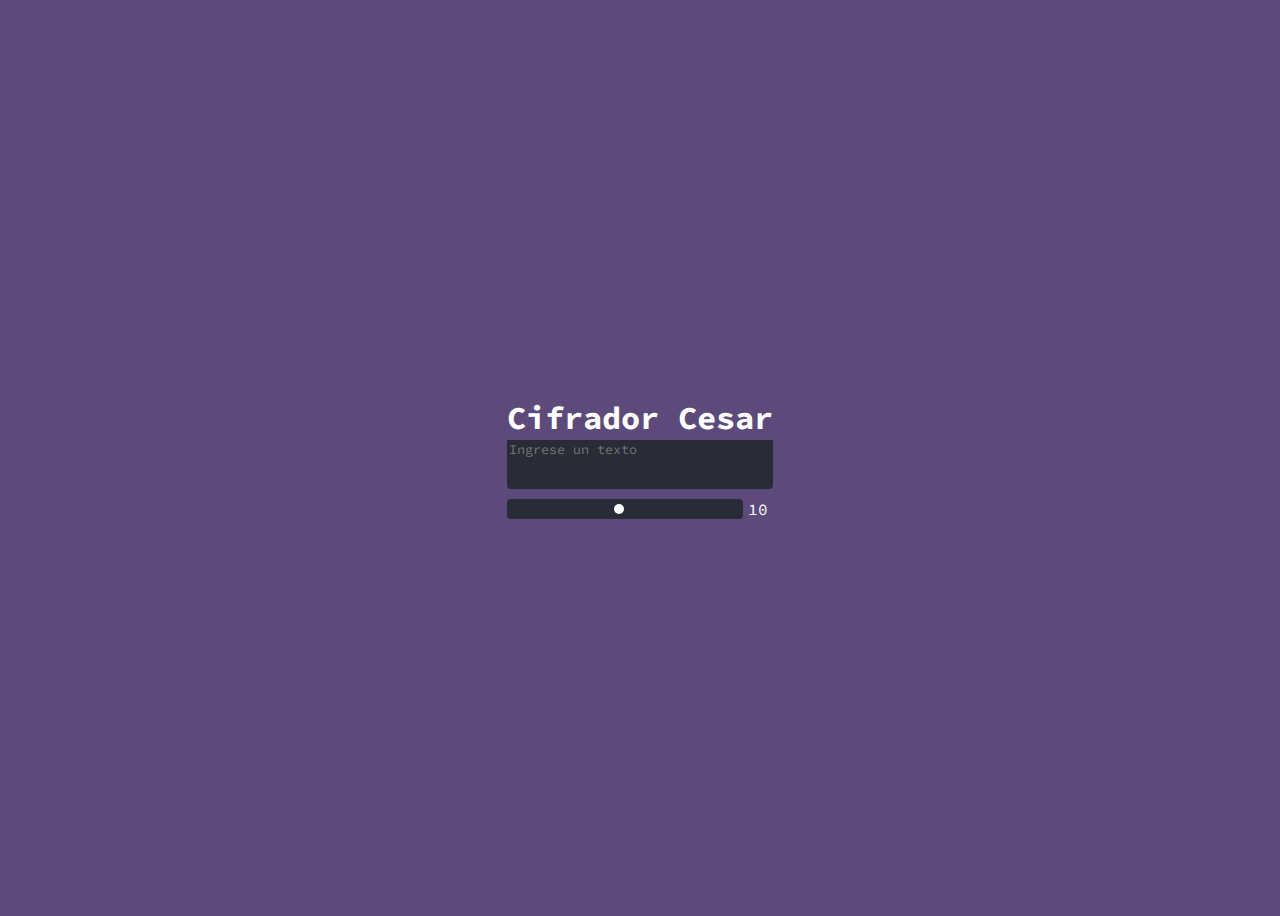
<file: caesar-cipher/index.html>
<!DOCTYPE html>
<html lang="en">
<head>
    <meta charset="UTF-8">
    <meta name="viewport" content="width=device-width, initial-scale=1.0">
    <title>Cifrador Cesar</title>
    <link rel="stylesheet" href="styles.css">
    <script src="script.js" type="text/javascript" defer></script>
</head>
<body>
    <main>
        <h1>Cifrador Cesar</h1>
        <form id="cifrador" autocomplete="off">
            <input id="input-original" spellcheck="false" placeholder="Ingrese un texto" type="text" name="text">
        </form>
        <div id="resultado"></div>
        <div class="rango">
            <input id="rango" type="range" value="10" min="1" max="20" oninput="this.nextElementSibling.value = this.value">
            <output>10</output>
        </div>
    </main>
</body>
</html>
</file>
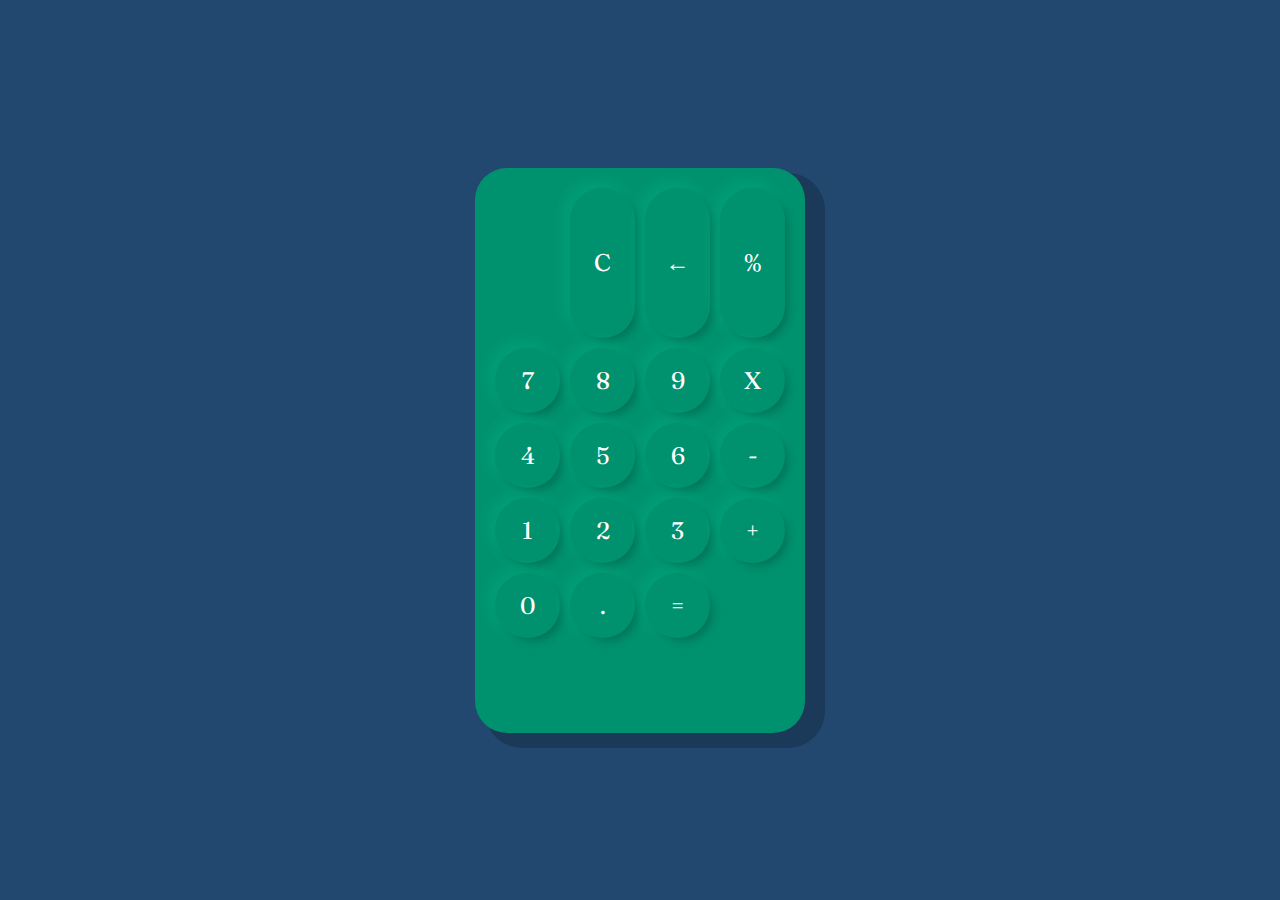
<file: calculator/index.html>
<!DOCTYPE html>
<html lang="en">
<head>
    <meta charset="UTF-8">
    <meta name="viewport" content="width=device-width, initial-scale=1.0">
    <link href="https://fonts.googleapis.com/css2?family=Fraunces&family=Source+Code+Pro:wght@500&display=swap" rel="stylesheet">
    <title>Calculator</title>
    <link rel="stylesheet" href="styles.css">
</head>
<body>
    <div class="container">
        <div class="calculadora">
            <div class="display">
                <div id="valor-anterior"></div>
                <div id="valor-actual"></div>
            </div>
            <button class="col-2">C</button>
            <button>&larr;</button>
            <button class="numero">%</button>
            <button class="numero">7</button>
            <button class="numero">8</button>
            <button class="numero">9</button>
            <button class="operador">X</button>
            <button class="numero">4</button>
            <button class="numero">5</button>
            <button class="numero">6</button>
            <button class="operador">-</button>
            <button class="numero">1</button>
            <button class="numero">2</button>
            <button class="numero">3</button>
            <button class="operador">+</button>
            <button class="col-2 numero">0</button>
            <button class="numero">.</button>
            <button class="operador">=</button>
        </div>
    </div>
</body>
</html>
</file>
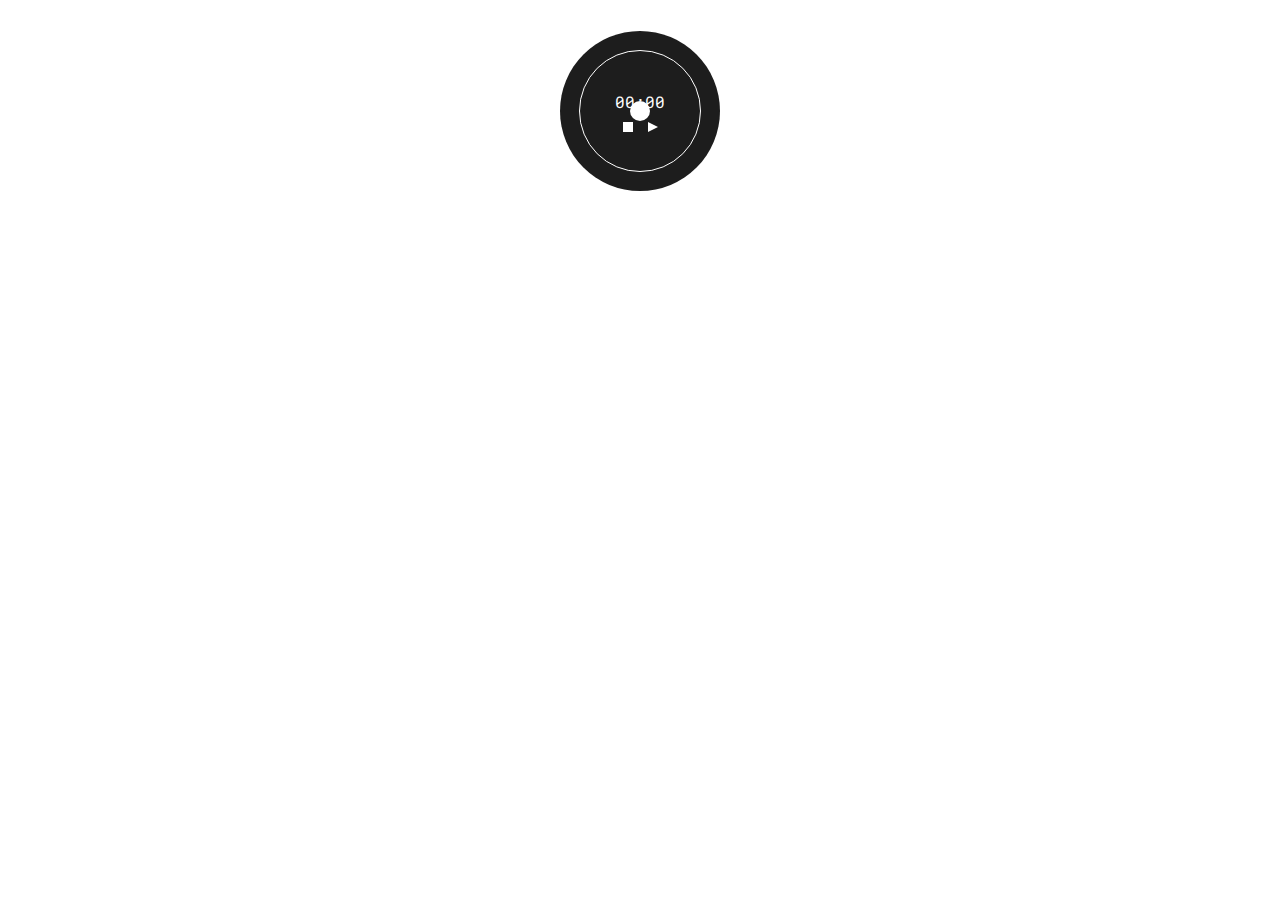
<file: chronometer/index.html>
<!DOCTYPE html>
<html lang="en">
<head>
    <meta charset="UTF-8">
    <meta name="viewport" content="width=device-width, initial-scale=1.0">
    <title>Chronometer</title>
    <link href="https://fonts.googleapis.com/css2?family=Roboto+Mono:wght@100&display=swap" rel="stylesheet">
    <link rel="stylesheet" href="styles.css">
    <script src="script.js" defer></script>
</head>
<body>
    <main>
        <div class="circle">
            <div id="stopwatch" class="stopwatch">00:00</div>
            <div class="buttons">
                <div class="stop" onclick="stop()"></div>
                <div id="play-pause" class="paused" onclick="playPause()"></div>
            </div>
        </div>
        <div id="seconds-sphere" class="seconds-sphere"></div>
    </main>
</body>
</html>
</file>
<file: caesar-cipher/styles.css>
@import url('https://fonts.googleapis.com/css2?family=Source+Code+Pro:wght@500&display=swap');

:root {
    --color-terminal: #292b36;
    --borde-redondo: 4px;
}

* {
    font-family: 'Source Code Pro', monospace;
}

body {
    height: 100vh;
    display: flex;
    justify-content: center;
    align-items: center;
    background-color: #5c4b7a;
    color: white;
}

input, button {
    border: none;
    outline: none;
}

main {
    padding: 25px;
    box-shadow: 8px 8px 35px 0px rgb(0, 0, 0 / 75%);
    border-radius: var(--borde-redondo);
}

h1 {
    margin: 0;
}

#input-original, #resultado {
    background-color: var(--color-terminal);
    width: -webkit-fill-available;
}

#inpuit-original {
    margin: 10px 0 0;
    padding: 10px;
    color: white;
    border-top-left-radius: var(--borde-redondo);
    border-top-right-radius: var(--borde-redondo);
}

#resultado {
    height: 20px;
    color: #5af78d;
    padding: 0 10px 10px;
    border-bottom-left-radius: var(--borde-redondo);
    border-bottom-right-radius: var(--borde-redondo);
}

.rango {
    margin-top: 10px;
    display: grid;
    grid-template-columns: 1fr 30px;
    text-align: center;
    align-items: center;
}

input[type='range'] {
    -webkit-appearance: none;
    border-radius: var(--borde-redondo);
    background: var(--color-terminal);
    margin: 0;
    padding: 0 5px;
    height: 20px;
}

input[type='range']::-webkit-slider-thumb {
    cursor: pointer;
    -webkit-appearance: none;
    background: white;
    border-radius: 50%;
    height: 10px;
    width: 10px;
}
</file>
<file: calculator/styles.css>
* {
    font-family: 'Fraunces', serif;
    color: white;
}

body {
    margin: 0;
    background-color: #224870;
}

.container {
    display: flex;
    justify-content: center;
    align-items: center;
    height: 100vh;
}

.calculadora {
    display: grid;
    grid-template-columns: repeat(4, 75px);
    grid-template-rows: 160px repeat(5, 75px);
    background-color: #00916e;
    padding: 15px;
    border-radius: 32px;
    box-shadow: 15px 10px 0px 5px #00000033;
}

button {
    cursor: pointer;
    margin: 5px;
    padding: 0;
    border-radius: 32px;
    font-size: 1.5em;
    border: none;
    background-color: #00916e;
    box-shadow: 5px 5px 10px -3px #00000040, -5px -5px 15px 3px #00ffc11f;
}

button:active {
    background-color: #006f54;
}

button:focus {
    outline: none;
}
</file>
<file: chronometer/styles.css>
main {
    font-family: 'Roboto Mono', monospace;
    position: relative;
}

.circle {
    border-radius: 50%;
    width: 120px;
    height: 120px;
    border: 1px solid #fff;
    color: #fff;
    margin: 50px auto;
    display: flex;
    justify-content: center;
    align-items: center;
    flex-direction: column;
}

.circle::before {
    content: '';
    border-radius: 50%;
    z-index: -1;
    position: absolute;
    width: 160px;
    height: 160px;
    left: calc(50% - 80px);
    top: calc(50% - 80px);
    background-color: #1d1d1d;
}

.seconds-sphere {
    width: 20px;
    height: 20px;
    border-radius: 50%;
    background-color: #fff;
    position: absolute;
    left: calc(50% - 10px);
    top: calc(50% - 10px);
    animation: rotacion 60s linear infinite;
    animation-play-state: paused;
}

@keyframes rotacion {
    from { transform: rotate(-90deg) translateX(60px); }
    to { transform: rotate(270deg) translateX(60px); }
}

.buttons {
    margin-top: 10px;
    display: inline-flex;
}

.paused {
    height: 10px;
    border-width: 5px 0 5px 10px;
    cursor: pointer;
    box-sizing: border-box;
    margin-left: 15px;
    border-color: transparent transparent transparent #fff;
    transition: 100ms all ease;
    will-change: border-width;
    border-style: solid;
}

.running {
    border-style: double;
    border-width: 0 0 0 10px;
}

.stop {
    background-color: #fff;
    height: 10px;
    width: 10px;
    cursor: pointer;
}
</file>
